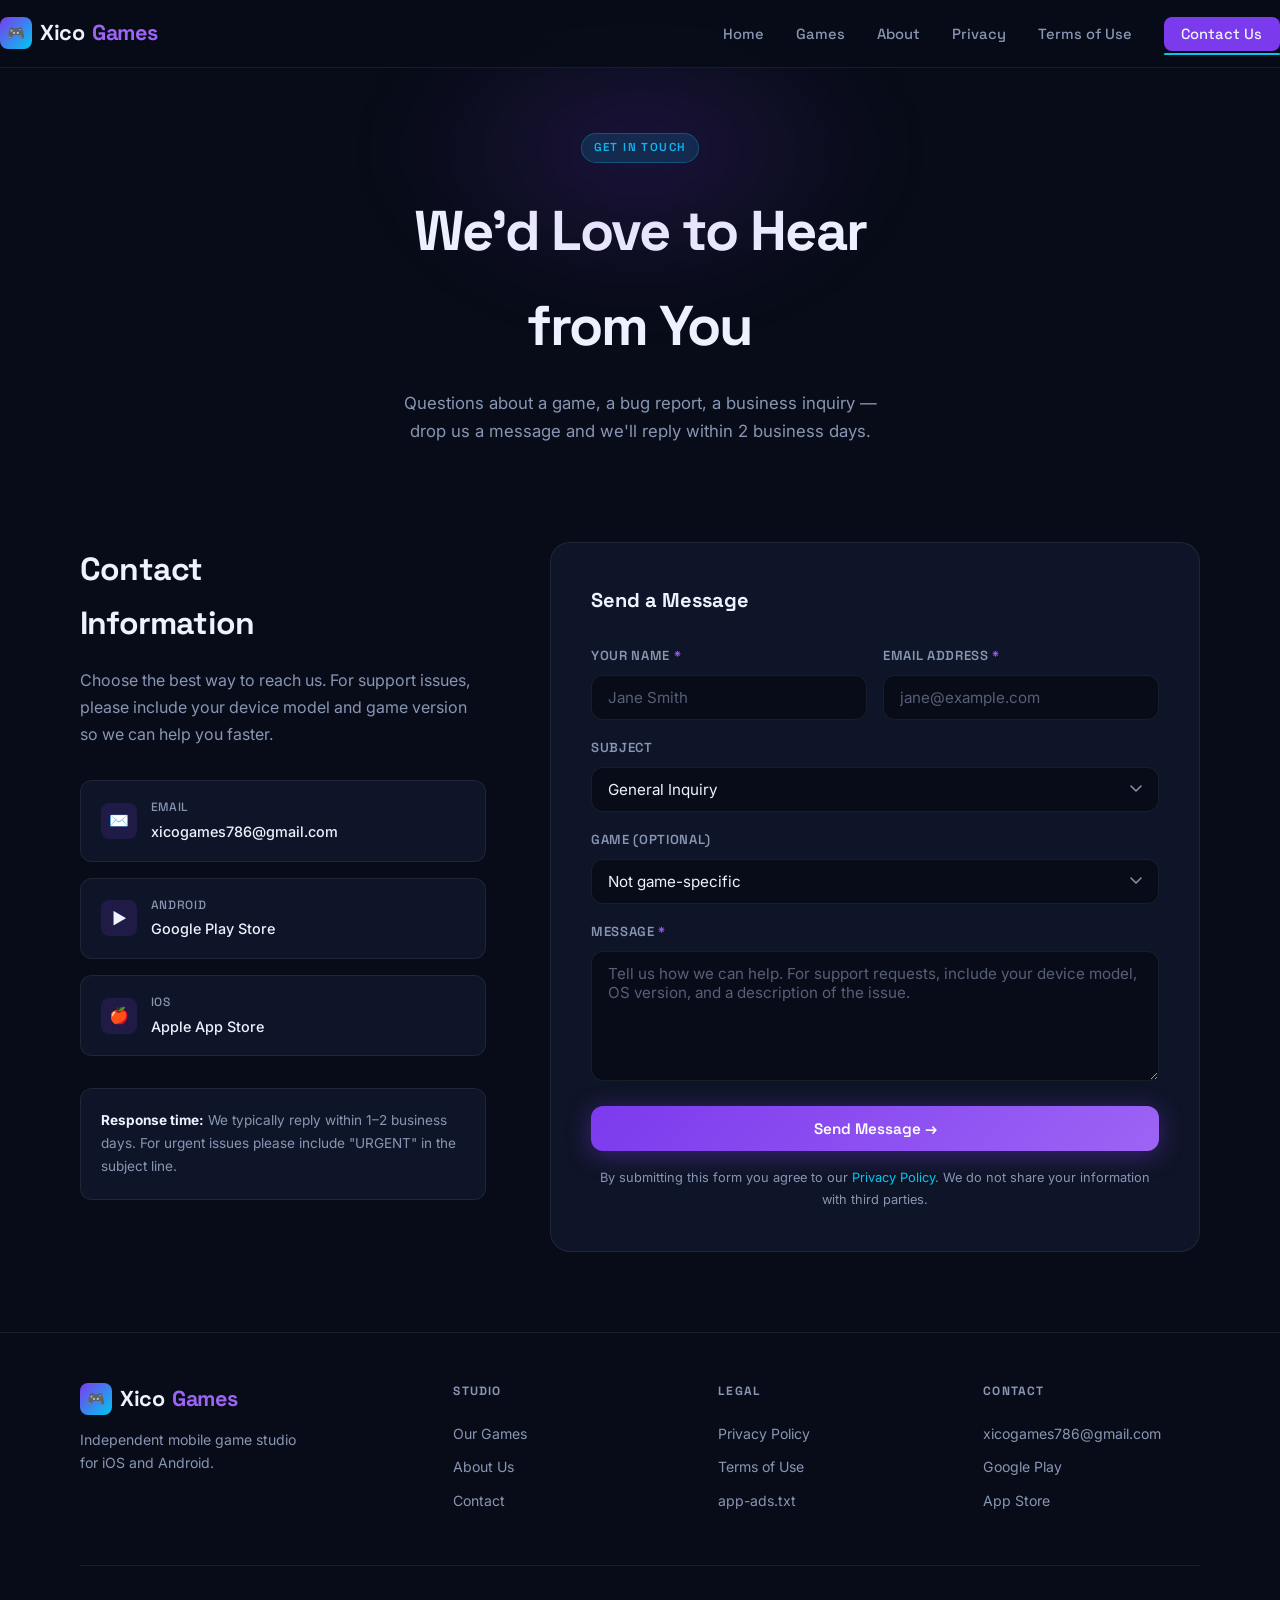
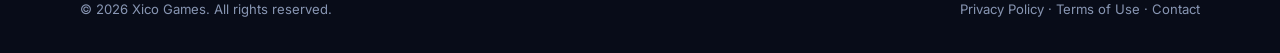
<file: contact.html>
<!DOCTYPE html>
<html lang="en">
<head>
  <meta charset="UTF-8" />
  <meta name="viewport" content="width=device-width, initial-scale=1.0" />
  <meta http-equiv="X-UA-Compatible" content="IE=edge" />

  <!-- SEO -->
  <title>Contact Us — Xico Games</title>
  <meta name="description" content="Get in touch with the Xico Games team. We'd love to hear from you — whether it's a question about our games, a support request, or a business inquiry." />
  <meta name="robots" content="index, follow" />
  <link rel="canonical" href="https://xicogames.github.io/contact.html" />

  <!-- Open Graph -->
  <meta property="og:type" content="website" />
  <meta property="og:title" content="Contact Us — Xico Games" />
  <meta property="og:description" content="Get in touch with the Xico Games team." />
  <meta property="og:url" content="https://xicogames.github.io/contact.html" />

  <!-- Favicon -->
  <link rel="icon" type="image/svg+xml" href="data:image/svg+xml,<svg xmlns='http://www.w3.org/2000/svg' viewBox='0 0 32 32'><rect width='32' height='32' rx='8' fill='%237C3AED'/><text x='50%25' y='54%25' dominant-baseline='middle' text-anchor='middle' font-size='18' fill='white'>🎮</text></svg>" />

  <link rel="stylesheet" href="css/style.css" />
</head>
<body>

  <!-- ══ Navigation ══ -->
  <nav class="site-nav" role="navigation" aria-label="Main navigation">
    <div class="container nav-inner">
      <a href="index.html" class="nav-logo" aria-label="Xico Games home">
        <span class="nav-logo-icon" aria-hidden="true">🎮</span>
        Xico<span>Games</span>
      </a>

      <ul class="nav-links" role="list">
        <li><a href="index.html">Home</a></li>
        <li><a href="index.html#games">Games</a></li>
        <li><a href="index.html#about">About</a></li>
        <li><a href="privacy-policy.html">Privacy</a></li>
        <li><a href="terms-of-use.html">Terms of Use</a></li>
        <li><a href="contact.html" class="nav-cta active">Contact Us</a></li>
      </ul>

      <button class="hamburger" aria-label="Toggle menu" aria-expanded="false" aria-controls="nav-drawer">
        <span></span><span></span><span></span>
      </button>
    </div>
  </nav>

  <!-- Mobile drawer -->
  <div class="nav-drawer" id="nav-drawer" role="navigation" aria-label="Mobile navigation">
    <a href="index.html">🏠 Home</a>
    <a href="index.html#games">🎮 Games</a>
    <a href="index.html#about">✨ About</a>
    <a href="privacy-policy.html">🔒 Privacy Policy</a>
    <a href="terms-of-use.html">📄 Terms of Use</a>
    <a href="contact.html" class="active">✉️ Contact Us</a>
  </div>

  <main>

    <!-- ══ Page Header ══ -->
    <header class="page-header">
      <div class="container">
        <div class="badge">Get in Touch</div>
        <h1>We'd Love to Hear<br>from You</h1>
        <p>Questions about a game, a bug report, a business inquiry — drop us a message and we'll reply within 2 business days.</p>
      </div>
    </header>

    <!-- ══ Contact section ══ -->
    <section class="section" style="padding-top: 2rem;" aria-labelledby="contact-heading">
      <div class="container">
        <div class="contact-wrapper">

          <!-- Left column -->
          <div class="contact-info">
            <h2 id="contact-heading">Contact<br>Information</h2>
            <p>Choose the best way to reach us. For support issues, please include your device model and game version so we can help you faster.</p>

            <div class="contact-links">
              <a href="mailto:xicogames786@gmail.com" class="contact-link">
                <span class="contact-link-icon" aria-hidden="true">✉️</span>
                <div>
                  <div style="font-size:0.75rem;color:var(--text-muted);font-family:var(--font-display);text-transform:uppercase;letter-spacing:0.06em;margin-bottom:0.15rem;">Email</div>
                  xicogames786@gmail.com
                </div>
              </a>

              <a href="https://play.google.com/store" target="_blank" rel="noopener noreferrer" class="contact-link">
                <span class="contact-link-icon" aria-hidden="true">▶</span>
                <div>
                  <div style="font-size:0.75rem;color:var(--text-muted);font-family:var(--font-display);text-transform:uppercase;letter-spacing:0.06em;margin-bottom:0.15rem;">Android</div>
                  Google Play Store
                </div>
              </a>

              <a href="https://apps.apple.com" target="_blank" rel="noopener noreferrer" class="contact-link">
                <span class="contact-link-icon" aria-hidden="true">🍎</span>
                <div>
                  <div style="font-size:0.75rem;color:var(--text-muted);font-family:var(--font-display);text-transform:uppercase;letter-spacing:0.06em;margin-bottom:0.15rem;">iOS</div>
                  Apple App Store
                </div>
              </a>
            </div>

            <div style="margin-top:2rem;padding:1.25rem;background:var(--bg-card);border:1px solid var(--border);border-radius:var(--radius);">
              <p style="font-size:0.85rem;color:var(--text-muted);margin:0;">
                <strong style="color:var(--text);">Response time:</strong> We typically reply within 1–2 business days. For urgent issues please include "URGENT" in the subject line.
              </p>
            </div>
          </div>

          <!-- Right column — form -->
          <div class="contact-form-card">
            <h3>Send a Message</h3>

            <form id="contact-form" novalidate aria-label="Contact form">
              <div class="form-row">
                <div class="form-group">
                  <label for="name">Your Name <span aria-hidden="true" style="color:var(--purple-light)">*</span></label>
                  <input
                    type="text"
                    id="name"
                    name="name"
                    placeholder="Jane Smith"
                    required
                    autocomplete="name"
                    aria-required="true"
                  />
                </div>
                <div class="form-group">
                  <label for="email">Email Address <span aria-hidden="true" style="color:var(--purple-light)">*</span></label>
                  <input
                    type="email"
                    id="email"
                    name="email"
                    placeholder="jane@example.com"
                    required
                    autocomplete="email"
                    aria-required="true"
                  />
                </div>
              </div>

              <div class="form-group">
                <label for="subject">Subject</label>
                <select id="subject" name="subject">
                  <option value="General Inquiry">General Inquiry</option>
                  <option value="Game Support">Game Support / Bug Report</option>
                  <option value="Privacy Request">Privacy / Data Request</option>
                  <option value="Business Inquiry">Business / Partnership</option>
                  <option value="Press Inquiry">Press / Media</option>
                  <option value="Other">Other</option>
                </select>
              </div>

              <div class="form-group">
                <label for="game">Game (Optional)</label>
                <select id="game" name="game">
                  <option value="N/A">Not game-specific</option>
                  <option value="Stellar Rush">Stellar Rush</option>
                  <option value="Deep Drift">Deep Drift</option>
                  <option value="Grove Keeper">Grove Keeper</option>
                </select>
              </div>

              <div class="form-group">
                <label for="message">Message <span aria-hidden="true" style="color:var(--purple-light)">*</span></label>
                <textarea
                  id="message"
                  name="message"
                  placeholder="Tell us how we can help. For support requests, include your device model, OS version, and a description of the issue."
                  required
                  aria-required="true"
                ></textarea>
              </div>

              <button type="submit" class="btn btn-primary btn-full">
                Send Message →
              </button>

              <p class="form-note">
                By submitting this form you agree to our
                <a href="privacy-policy.html">Privacy Policy</a>.
                We do not share your information with third parties.
              </p>
            </form>

            <!-- Success state (shown after submit) -->
            <div id="form-success" role="alert">
              <div style="font-size:2.5rem;margin-bottom:1rem;">✅</div>
              <div style="font-size:1.2rem;margin-bottom:0.5rem;">Message sent!</div>
              <p style="color:var(--text-muted);font-size:0.9rem;font-family:var(--font-body);font-weight:400;">
                Your email client should open now. We'll reply within 1–2 business days.
              </p>
            </div>
          </div>

        </div>
      </div>
    </section>

  </main>

  <!-- ══ Footer ══ -->
  <footer class="site-footer">
    <div class="container">
      <div class="footer-inner">
        <div class="footer-brand">
          <a href="index.html" class="nav-logo" aria-label="Xico Games">
            <span class="nav-logo-icon" aria-hidden="true">🎮</span>
            Xico<span>Games</span>
          </a>
          <p>Independent mobile game studio for iOS and Android.</p>
        </div>
        <div class="footer-col">
          <h5>Studio</h5>
          <a href="index.html#games">Our Games</a>
          <a href="index.html#about">About Us</a>
          <a href="contact.html">Contact</a>
        </div>
        <div class="footer-col">
          <h5>Legal</h5>
          <a href="privacy-policy.html">Privacy Policy</a>
          <a href="terms-of-use.html">Terms of Use</a>
          <a href="app-ads.txt">app-ads.txt</a>
        </div>
        <div class="footer-col">
          <h5>Contact</h5>
          <a href="mailto:xicogames786@gmail.com">xicogames786@gmail.com</a>
          <a href="https://play.google.com/store" target="_blank" rel="noopener noreferrer">Google Play</a>
          <a href="https://apps.apple.com" target="_blank" rel="noopener noreferrer">App Store</a>
        </div>
      </div>
      <div class="footer-bottom">
        <span>© <span class="current-year"></span> Xico Games. All rights reserved.</span>
        <span>
          <a href="privacy-policy.html">Privacy Policy</a> ·
          <a href="terms-of-use.html">Terms of Use</a> ·
          <a href="contact.html">Contact</a>
        </span>
      </div>
    </div>
  </footer>

  <script src="js/main.js"></script>
</body>
</html>
</file>
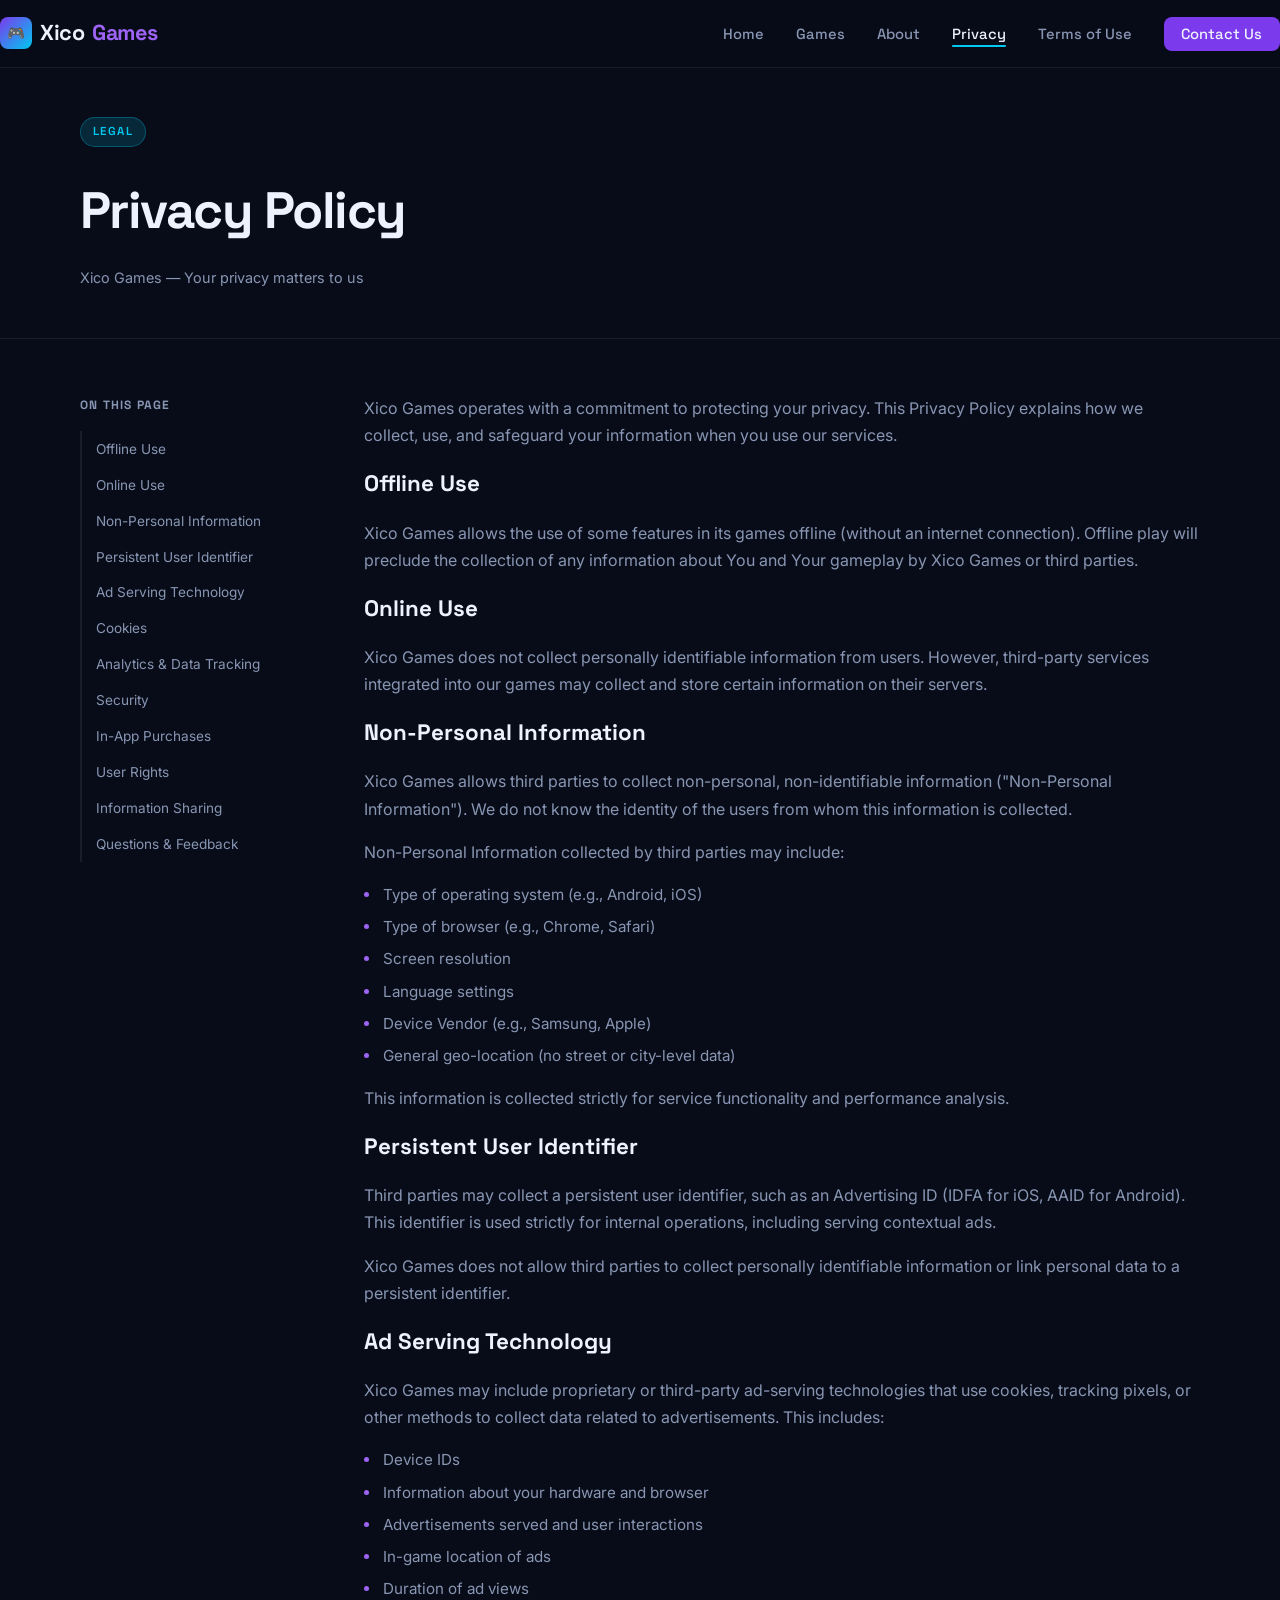
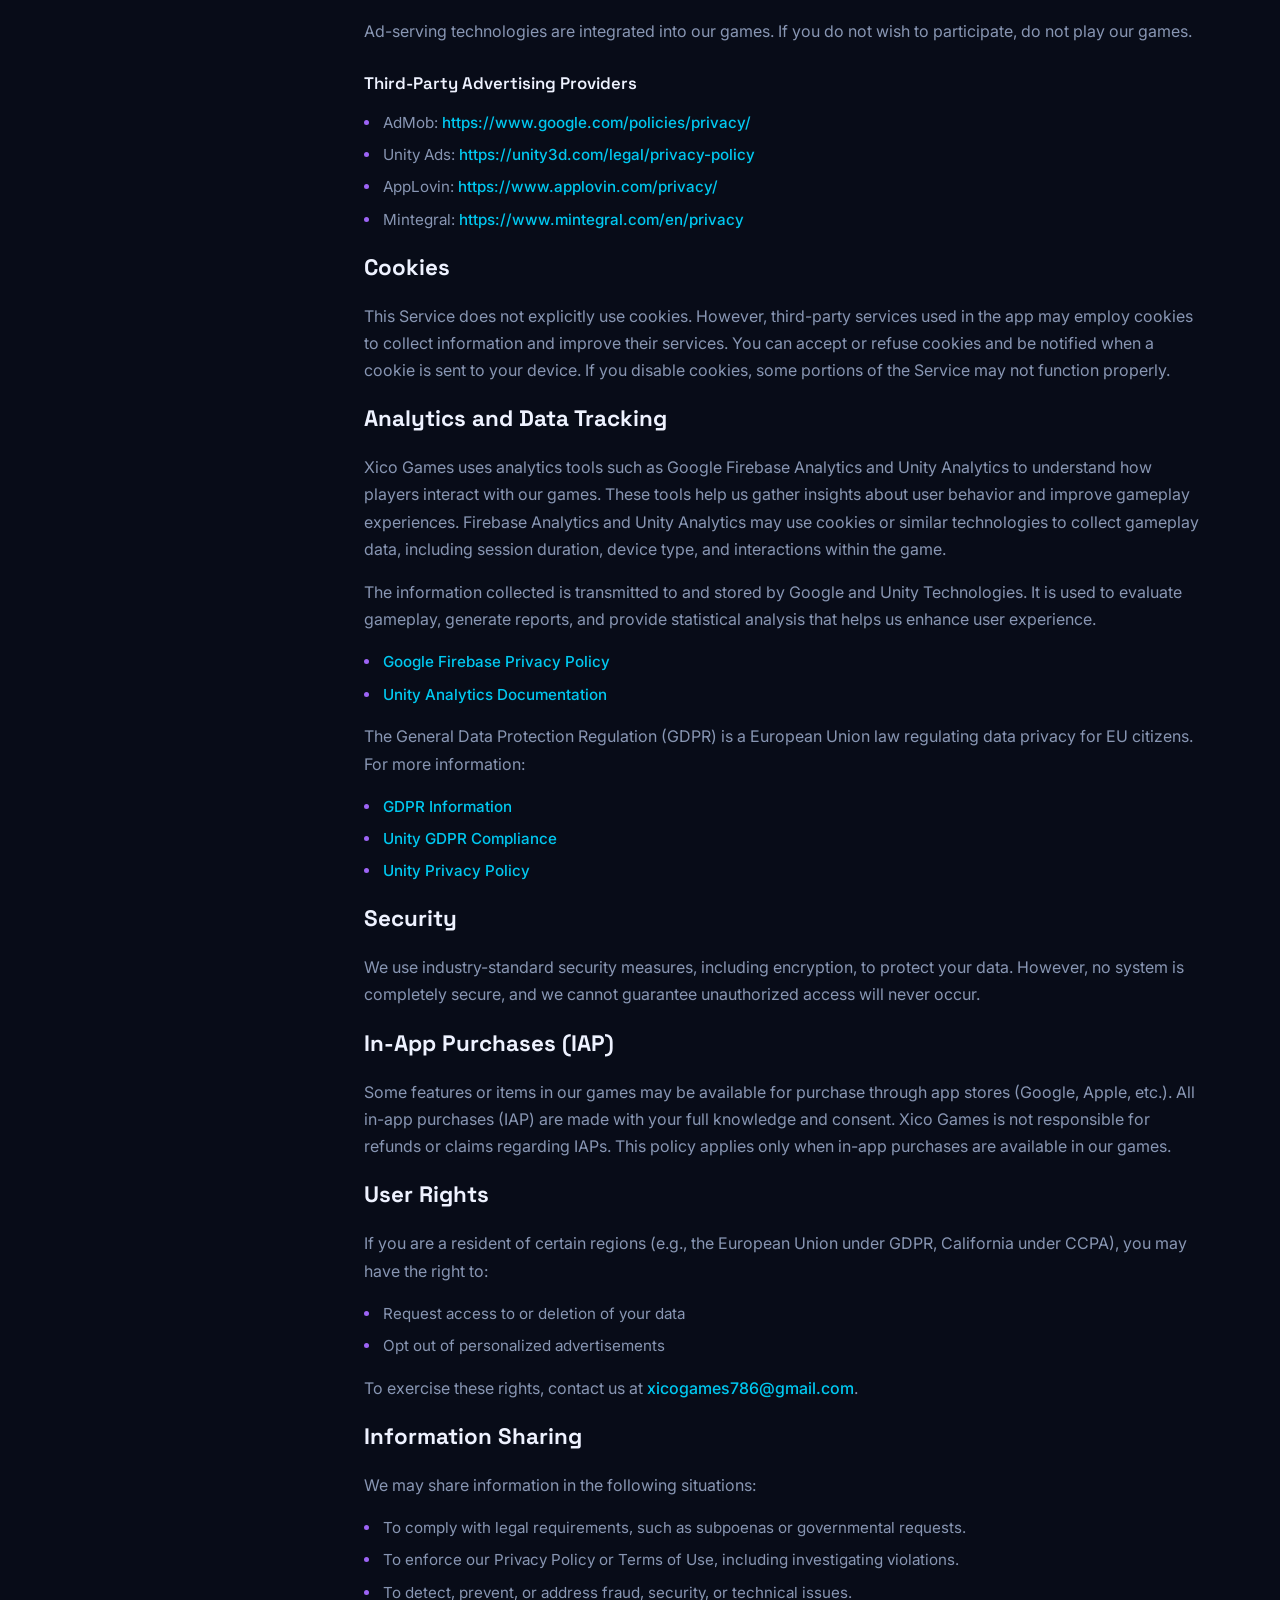
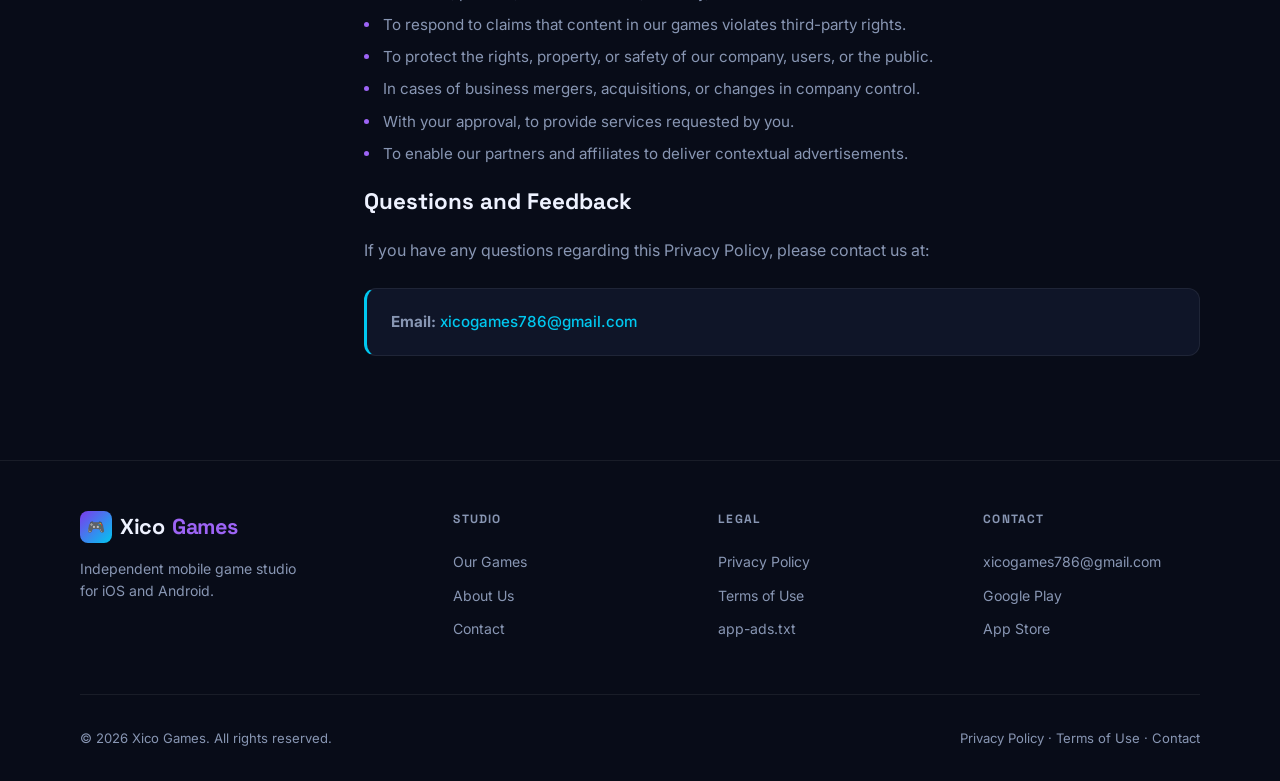
<file: privacy-policy.html>
<!DOCTYPE html>
<html lang="en">
<head>
  <meta charset="UTF-8" />
  <meta name="viewport" content="width=device-width, initial-scale=1.0" />
  <meta http-equiv="X-UA-Compatible" content="IE=edge" />
  <title>Privacy Policy — Xico Games</title>
  <meta name="description" content="Privacy Policy for Xico Games mobile applications. Learn how we collect, use, and protect your data." />
  <meta name="robots" content="index, follow" />
  <link rel="canonical" href="https://xicogames.github.io/privacy-policy.html" />
  <meta property="og:type" content="website" />
  <meta property="og:title" content="Privacy Policy — Xico Games" />
  <meta property="og:description" content="Privacy Policy for Xico Games mobile applications." />
  <meta property="og:url" content="https://xicogames.github.io/privacy-policy.html" />
  <link rel="icon" type="image/svg+xml" href="data:image/svg+xml,<svg xmlns='http://www.w3.org/2000/svg' viewBox='0 0 32 32'><rect width='32' height='32' rx='8' fill='%237C3AED'/><text x='50%25' y='54%25' dominant-baseline='middle' text-anchor='middle' font-size='18' fill='white'>🎮</text></svg>" />
  <link rel="stylesheet" href="css/style.css" />
</head>
<body>

  <nav class="site-nav" role="navigation" aria-label="Main navigation">
    <div class="container nav-inner">
      <a href="index.html" class="nav-logo" aria-label="Xico Games home">
        <span class="nav-logo-icon" aria-hidden="true">🎮</span>
        Xico<span>Games</span>
      </a>
      <ul class="nav-links" role="list">
        <li><a href="index.html">Home</a></li>
        <li><a href="index.html#games">Games</a></li>
        <li><a href="index.html#about">About</a></li>
        <li><a href="privacy-policy.html" class="active">Privacy</a></li>
        <li><a href="terms-of-use.html">Terms of Use</a></li>
        <li><a href="contact.html" class="nav-cta">Contact Us</a></li>
      </ul>
      <button class="hamburger" aria-label="Toggle menu" aria-expanded="false" aria-controls="nav-drawer">
        <span></span><span></span><span></span>
      </button>
    </div>
  </nav>

  <div class="nav-drawer" id="nav-drawer" role="navigation" aria-label="Mobile navigation">
    <a href="index.html">🏠 Home</a>
    <a href="index.html#games">🎮 Games</a>
    <a href="index.html#about">✨ About</a>
    <a href="privacy-policy.html" class="active">🔒 Privacy Policy</a>
    <a href="terms-of-use.html">📄 Terms of Use</a>
    <a href="contact.html">✉️ Contact Us</a>
  </div>

  <main>

    <section class="policy-hero">
      <div class="container">
        <div class="badge">Legal</div>
        <h1>Privacy Policy</h1>
        <p class="policy-meta">Xico Games — Your privacy matters to us</p>
      </div>
    </section>

    <div class="container">
      <div class="policy-layout">

        <aside class="policy-toc" aria-label="Policy table of contents">
          <h4>On This Page</h4>
          <a href="#offline-use">Offline Use</a>
          <a href="#online-use">Online Use</a>
          <a href="#non-personal">Non-Personal Information</a>
          <a href="#persistent-id">Persistent User Identifier</a>
          <a href="#ad-serving">Ad Serving Technology</a>
          <a href="#cookies">Cookies</a>
          <a href="#analytics">Analytics &amp; Data Tracking</a>
          <a href="#security">Security</a>
          <a href="#iap">In-App Purchases</a>
          <a href="#user-rights">User Rights</a>
          <a href="#info-sharing">Information Sharing</a>
          <a href="#questions">Questions &amp; Feedback</a>
        </aside>

        <article class="policy-content">

          <section>
            <p>Xico Games operates with a commitment to protecting your privacy. This Privacy Policy explains how we collect, use, and safeguard your information when you use our services.</p>
          </section>

          <section id="offline-use">
            <h2>Offline Use</h2>
            <p>Xico Games allows the use of some features in its games offline (without an internet connection). Offline play will preclude the collection of any information about You and Your gameplay by Xico Games or third parties.</p>
          </section>

          <section id="online-use">
            <h2>Online Use</h2>
            <p>Xico Games does not collect personally identifiable information from users. However, third-party services integrated into our games may collect and store certain information on their servers.</p>
          </section>

          <section id="non-personal">
            <h2>Non-Personal Information</h2>
            <p>Xico Games allows third parties to collect non-personal, non-identifiable information ("Non-Personal Information"). We do not know the identity of the users from whom this information is collected.</p>
            <p>Non-Personal Information collected by third parties may include:</p>
            <ul>
              <li>Type of operating system (e.g., Android, iOS)</li>
              <li>Type of browser (e.g., Chrome, Safari)</li>
              <li>Screen resolution</li>
              <li>Language settings</li>
              <li>Device Vendor (e.g., Samsung, Apple)</li>
              <li>General geo-location (no street or city-level data)</li>
            </ul>
            <p>This information is collected strictly for service functionality and performance analysis.</p>
          </section>

          <section id="persistent-id">
            <h2>Persistent User Identifier</h2>
            <p>Third parties may collect a persistent user identifier, such as an Advertising ID (IDFA for iOS, AAID for Android). This identifier is used strictly for internal operations, including serving contextual ads.</p>
            <p>Xico Games does not allow third parties to collect personally identifiable information or link personal data to a persistent identifier.</p>
          </section>

          <section id="ad-serving">
            <h2>Ad Serving Technology</h2>
            <p>Xico Games may include proprietary or third-party ad-serving technologies that use cookies, tracking pixels, or other methods to collect data related to advertisements. This includes:</p>
            <ul>
              <li>Device IDs</li>
              <li>Information about your hardware and browser</li>
              <li>Advertisements served and user interactions</li>
              <li>In-game location of ads</li>
              <li>Duration of ad views</li>
            </ul>
            <p>Ad-serving technologies are integrated into our games. If you do not wish to participate, do not play our games.</p>

            <h3>Third-Party Advertising Providers</h3>
            <ul>
              <li>AdMob: <a href="https://www.google.com/policies/privacy/" target="_blank" rel="noopener noreferrer">https://www.google.com/policies/privacy/</a></li>
              <li>Unity Ads: <a href="https://unity3d.com/legal/privacy-policy" target="_blank" rel="noopener noreferrer">https://unity3d.com/legal/privacy-policy</a></li>
              <li>AppLovin: <a href="https://www.applovin.com/privacy/" target="_blank" rel="noopener noreferrer">https://www.applovin.com/privacy/</a></li>
              <li>Mintegral: <a href="https://www.mintegral.com/en/privacy" target="_blank" rel="noopener noreferrer">https://www.mintegral.com/en/privacy</a></li>
            </ul>
          </section>

          <section id="cookies">
            <h2>Cookies</h2>
            <p>This Service does not explicitly use cookies. However, third-party services used in the app may employ cookies to collect information and improve their services. You can accept or refuse cookies and be notified when a cookie is sent to your device. If you disable cookies, some portions of the Service may not function properly.</p>
          </section>

          <section id="analytics">
            <h2>Analytics and Data Tracking</h2>
            <p>Xico Games uses analytics tools such as Google Firebase Analytics and Unity Analytics to understand how players interact with our games. These tools help us gather insights about user behavior and improve gameplay experiences. Firebase Analytics and Unity Analytics may use cookies or similar technologies to collect gameplay data, including session duration, device type, and interactions within the game.</p>
            <p>The information collected is transmitted to and stored by Google and Unity Technologies. It is used to evaluate gameplay, generate reports, and provide statistical analysis that helps us enhance user experience.</p>
            <ul>
              <li><a href="https://firebase.google.com/support/privacy/" target="_blank" rel="noopener noreferrer">Google Firebase Privacy Policy</a></li>
              <li><a href="https://docs.unity3d.com/Manual/UnityAnalytics.html" target="_blank" rel="noopener noreferrer">Unity Analytics Documentation</a></li>
            </ul>
            <p>The General Data Protection Regulation (GDPR) is a European Union law regulating data privacy for EU citizens. For more information:</p>
            <ul>
              <li><a href="https://www.eugdpr.org" target="_blank" rel="noopener noreferrer">GDPR Information</a></li>
              <li><a href="https://unity3d.com/legal/gdpr" target="_blank" rel="noopener noreferrer">Unity GDPR Compliance</a></li>
              <li><a href="https://unity3d.com/legal/privacy-policy" target="_blank" rel="noopener noreferrer">Unity Privacy Policy</a></li>
            </ul>
          </section>

          <section id="security">
            <h2>Security</h2>
            <p>We use industry-standard security measures, including encryption, to protect your data. However, no system is completely secure, and we cannot guarantee unauthorized access will never occur.</p>
          </section>

          <section id="iap">
            <h2>In-App Purchases (IAP)</h2>
            <p>Some features or items in our games may be available for purchase through app stores (Google, Apple, etc.). All in-app purchases (IAP) are made with your full knowledge and consent. Xico Games is not responsible for refunds or claims regarding IAPs. This policy applies only when in-app purchases are available in our games.</p>
          </section>

          <section id="user-rights">
            <h2>User Rights</h2>
            <p>If you are a resident of certain regions (e.g., the European Union under GDPR, California under CCPA), you may have the right to:</p>
            <ul>
              <li>Request access to or deletion of your data</li>
              <li>Opt out of personalized advertisements</li>
            </ul>
            <p>To exercise these rights, contact us at <a href="mailto:xicogames786@gmail.com">xicogames786@gmail.com</a>.</p>
          </section>

          <section id="info-sharing">
            <h2>Information Sharing</h2>
            <p>We may share information in the following situations:</p>
            <ul>
              <li>To comply with legal requirements, such as subpoenas or governmental requests.</li>
              <li>To enforce our Privacy Policy or Terms of Use, including investigating violations.</li>
              <li>To detect, prevent, or address fraud, security, or technical issues.</li>
              <li>To respond to claims that content in our games violates third-party rights.</li>
              <li>To protect the rights, property, or safety of our company, users, or the public.</li>
              <li>In cases of business mergers, acquisitions, or changes in company control.</li>
              <li>With your approval, to provide services requested by you.</li>
              <li>To enable our partners and affiliates to deliver contextual advertisements.</li>
            </ul>
          </section>

          <section id="questions">
            <h2>Questions and Feedback</h2>
            <p>If you have any questions regarding this Privacy Policy, please contact us at:</p>
            <div class="policy-highlight">
              <p><strong>Email:</strong> <a href="mailto:xicogames786@gmail.com">xicogames786@gmail.com</a></p>
            </div>
          </section>

        </article>
      </div>
    </div>

  </main>

  <footer class="site-footer">
    <div class="container">
      <div class="footer-inner">
        <div class="footer-brand">
          <a href="index.html" class="nav-logo" aria-label="Xico Games">
            <span class="nav-logo-icon" aria-hidden="true">🎮</span>
            Xico<span>Games</span>
          </a>
          <p>Independent mobile game studio for iOS and Android.</p>
        </div>
        <div class="footer-col">
          <h5>Studio</h5>
          <a href="index.html#games">Our Games</a>
          <a href="index.html#about">About Us</a>
          <a href="contact.html">Contact</a>
        </div>
        <div class="footer-col">
          <h5>Legal</h5>
          <a href="privacy-policy.html">Privacy Policy</a>
          <a href="terms-of-use.html">Terms of Use</a>
          <a href="app-ads.txt">app-ads.txt</a>
        </div>
        <div class="footer-col">
          <h5>Contact</h5>
          <a href="mailto:xicogames786@gmail.com">xicogames786@gmail.com</a>
          <a href="https://play.google.com/store" target="_blank" rel="noopener noreferrer">Google Play</a>
          <a href="https://apps.apple.com" target="_blank" rel="noopener noreferrer">App Store</a>
        </div>
      </div>
      <div class="footer-bottom">
        <span>© <span class="current-year"></span> Xico Games. All rights reserved.</span>
        <span>
          <a href="privacy-policy.html">Privacy Policy</a> ·
          <a href="terms-of-use.html">Terms of Use</a> ·
          <a href="contact.html">Contact</a>
        </span>
      </div>
    </div>
  </footer>

  <script src="js/main.js"></script>
</body>
</html>
</file>
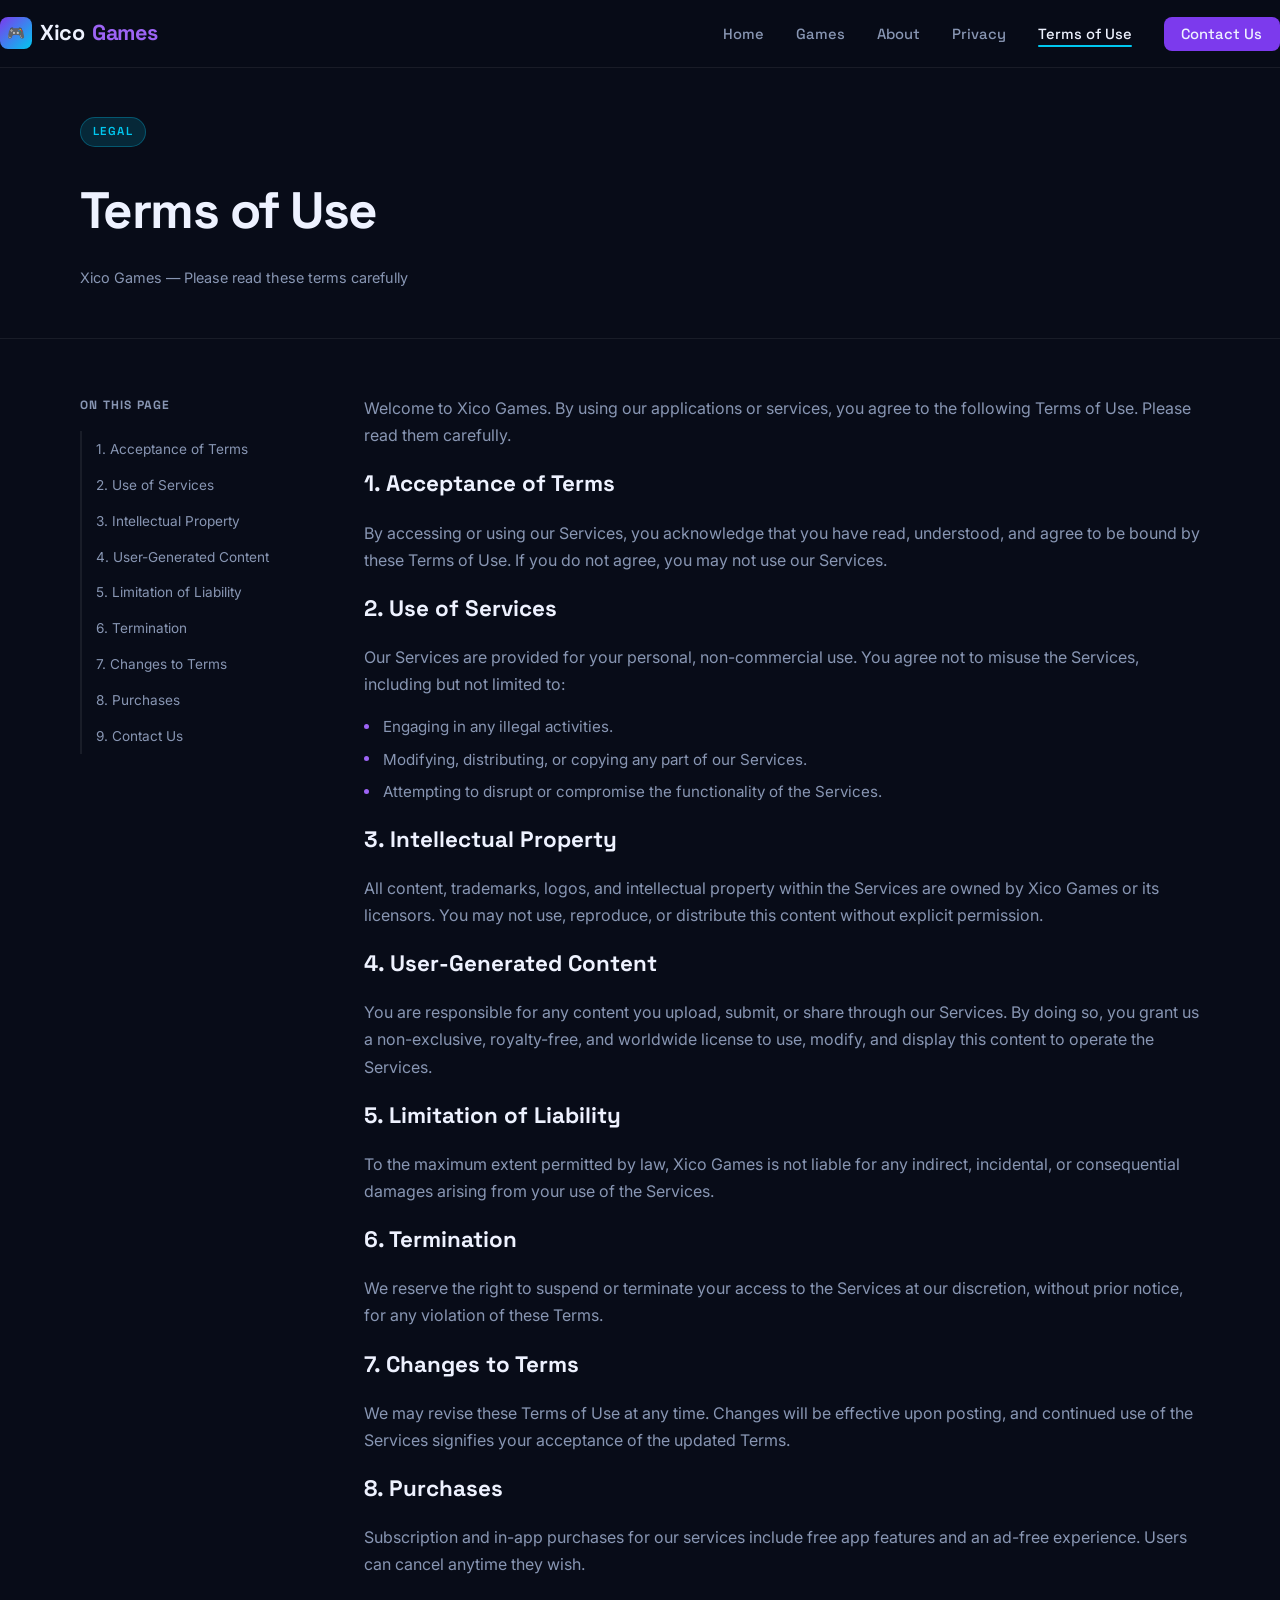
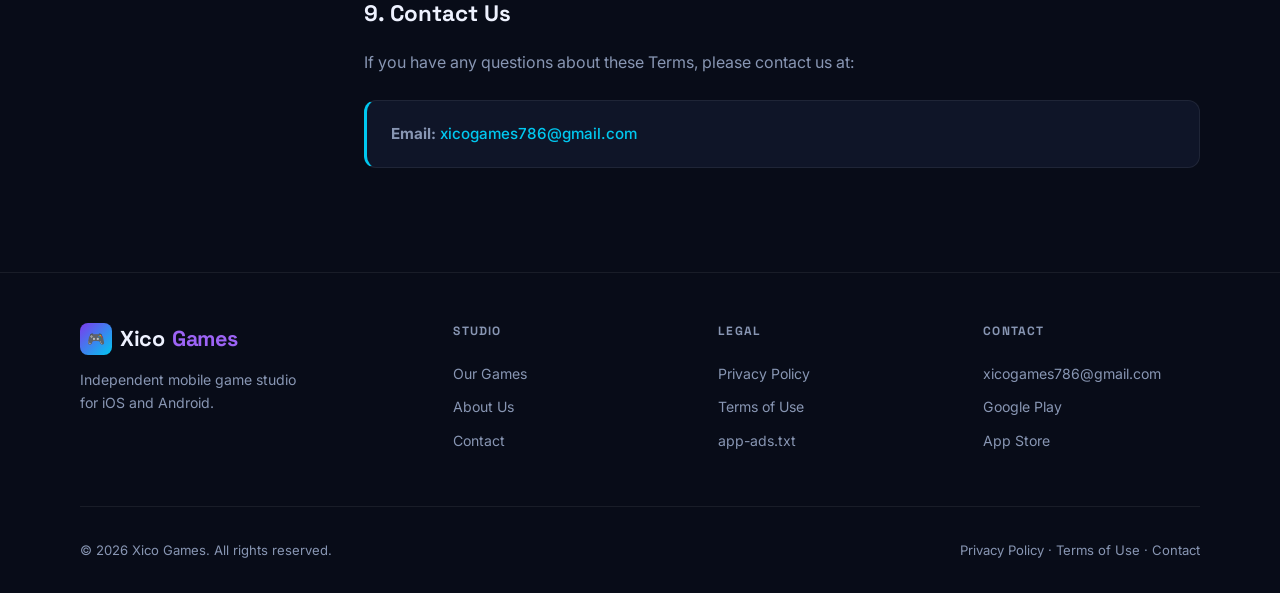
<file: terms-of-use.html>
<!DOCTYPE html>
<html lang="en">
<head>
  <meta charset="UTF-8" />
  <meta name="viewport" content="width=device-width, initial-scale=1.0" />
  <meta http-equiv="X-UA-Compatible" content="IE=edge" />
  <title>Terms of Use — Xico Games</title>
  <meta name="description" content="Terms of Use for Xico Games mobile applications and services." />
  <meta name="robots" content="index, follow" />
  <link rel="canonical" href="https://xicogames.github.io/terms-of-use.html" />
  <meta property="og:type" content="website" />
  <meta property="og:title" content="Terms of Use — Xico Games" />
  <meta property="og:description" content="Terms of Use for Xico Games mobile applications and services." />
  <meta property="og:url" content="https://xicogames.github.io/terms-of-use.html" />
  <link rel="icon" type="image/svg+xml" href="data:image/svg+xml,<svg xmlns='http://www.w3.org/2000/svg' viewBox='0 0 32 32'><rect width='32' height='32' rx='8' fill='%237C3AED'/><text x='50%25' y='54%25' dominant-baseline='middle' text-anchor='middle' font-size='18' fill='white'>🎮</text></svg>" />
  <link rel="stylesheet" href="css/style.css" />
</head>
<body>

  <nav class="site-nav" role="navigation" aria-label="Main navigation">
    <div class="container nav-inner">
      <a href="index.html" class="nav-logo" aria-label="Xico Games home">
        <span class="nav-logo-icon" aria-hidden="true">🎮</span>
        Xico<span>Games</span>
      </a>
      <ul class="nav-links" role="list">
        <li><a href="index.html">Home</a></li>
        <li><a href="index.html#games">Games</a></li>
        <li><a href="index.html#about">About</a></li>
        <li><a href="privacy-policy.html">Privacy</a></li>
        <li><a href="terms-of-use.html" class="active">Terms of Use</a></li>
        <li><a href="contact.html" class="nav-cta">Contact Us</a></li>
      </ul>
      <button class="hamburger" aria-label="Toggle menu" aria-expanded="false" aria-controls="nav-drawer">
        <span></span><span></span><span></span>
      </button>
    </div>
  </nav>

  <div class="nav-drawer" id="nav-drawer" role="navigation" aria-label="Mobile navigation">
    <a href="index.html">🏠 Home</a>
    <a href="index.html#games">🎮 Games</a>
    <a href="index.html#about">✨ About</a>
    <a href="privacy-policy.html">🔒 Privacy Policy</a>
    <a href="terms-of-use.html" class="active">📄 Terms of Use</a>
    <a href="contact.html">✉️ Contact Us</a>
  </div>

  <main>

    <section class="policy-hero">
      <div class="container">
        <div class="badge">Legal</div>
        <h1>Terms of Use</h1>
        <p class="policy-meta">Xico Games — Please read these terms carefully</p>
      </div>
    </section>

    <div class="container">
      <div class="policy-layout">

        <aside class="policy-toc" aria-label="Terms table of contents">
          <h4>On This Page</h4>
          <a href="#acceptance">1. Acceptance of Terms</a>
          <a href="#use-of-services">2. Use of Services</a>
          <a href="#intellectual-property">3. Intellectual Property</a>
          <a href="#user-content">4. User-Generated Content</a>
          <a href="#liability">5. Limitation of Liability</a>
          <a href="#termination">6. Termination</a>
          <a href="#changes">7. Changes to Terms</a>
          <a href="#purchases">8. Purchases</a>
          <a href="#contact">9. Contact Us</a>
        </aside>

        <article class="policy-content">

          <section>
            <p>Welcome to Xico Games. By using our applications or services, you agree to the following Terms of Use. Please read them carefully.</p>
          </section>

          <section id="acceptance">
            <h2>1. Acceptance of Terms</h2>
            <p>By accessing or using our Services, you acknowledge that you have read, understood, and agree to be bound by these Terms of Use. If you do not agree, you may not use our Services.</p>
          </section>

          <section id="use-of-services">
            <h2>2. Use of Services</h2>
            <p>Our Services are provided for your personal, non-commercial use. You agree not to misuse the Services, including but not limited to:</p>
            <ul>
              <li>Engaging in any illegal activities.</li>
              <li>Modifying, distributing, or copying any part of our Services.</li>
              <li>Attempting to disrupt or compromise the functionality of the Services.</li>
            </ul>
          </section>

          <section id="intellectual-property">
            <h2>3. Intellectual Property</h2>
            <p>All content, trademarks, logos, and intellectual property within the Services are owned by Xico Games or its licensors. You may not use, reproduce, or distribute this content without explicit permission.</p>
          </section>

          <section id="user-content">
            <h2>4. User-Generated Content</h2>
            <p>You are responsible for any content you upload, submit, or share through our Services. By doing so, you grant us a non-exclusive, royalty-free, and worldwide license to use, modify, and display this content to operate the Services.</p>
          </section>

          <section id="liability">
            <h2>5. Limitation of Liability</h2>
            <p>To the maximum extent permitted by law, Xico Games is not liable for any indirect, incidental, or consequential damages arising from your use of the Services.</p>
          </section>

          <section id="termination">
            <h2>6. Termination</h2>
            <p>We reserve the right to suspend or terminate your access to the Services at our discretion, without prior notice, for any violation of these Terms.</p>
          </section>

          <section id="changes">
            <h2>7. Changes to Terms</h2>
            <p>We may revise these Terms of Use at any time. Changes will be effective upon posting, and continued use of the Services signifies your acceptance of the updated Terms.</p>
          </section>

          <section id="purchases">
            <h2>8. Purchases</h2>
            <p>Subscription and in-app purchases for our services include free app features and an ad-free experience. Users can cancel anytime they wish.</p>
          </section>

          <section id="contact">
            <h2>9. Contact Us</h2>
            <p>If you have any questions about these Terms, please contact us at:</p>
            <div class="policy-highlight">
              <p><strong>Email:</strong> <a href="mailto:xicogames786@gmail.com">xicogames786@gmail.com</a></p>
            </div>
          </section>

        </article>
      </div>
    </div>

  </main>

  <footer class="site-footer">
    <div class="container">
      <div class="footer-inner">
        <div class="footer-brand">
          <a href="index.html" class="nav-logo" aria-label="Xico Games">
            <span class="nav-logo-icon" aria-hidden="true">🎮</span>
            Xico<span>Games</span>
          </a>
          <p>Independent mobile game studio for iOS and Android.</p>
        </div>
        <div class="footer-col">
          <h5>Studio</h5>
          <a href="index.html#games">Our Games</a>
          <a href="index.html#about">About Us</a>
          <a href="contact.html">Contact</a>
        </div>
        <div class="footer-col">
          <h5>Legal</h5>
          <a href="privacy-policy.html">Privacy Policy</a>
          <a href="terms-of-use.html">Terms of Use</a>
          <a href="app-ads.txt">app-ads.txt</a>
        </div>
        <div class="footer-col">
          <h5>Contact</h5>
          <a href="mailto:xicogames786@gmail.com">xicogames786@gmail.com</a>
          <a href="https://play.google.com/store" target="_blank" rel="noopener noreferrer">Google Play</a>
          <a href="https://apps.apple.com" target="_blank" rel="noopener noreferrer">App Store</a>
        </div>
      </div>
      <div class="footer-bottom">
        <span>© <span class="current-year"></span> Xico Games. All rights reserved.</span>
        <span>
          <a href="privacy-policy.html">Privacy Policy</a> ·
          <a href="terms-of-use.html">Terms of Use</a> ·
          <a href="contact.html">Contact</a>
        </span>
      </div>
    </div>
  </footer>

  <script src="js/main.js"></script>
</body>
</html>
</file>
<file: css/style.css>
/* =========================================
   XICO GAMES — Global Stylesheet
   Design: dark space theme, violet × cyan
   ========================================= */

@import url('https://fonts.googleapis.com/css2?family=Space+Grotesk:wght@400;500;600;700&family=Inter:wght@400;500&display=swap');

/* ── Tokens ── */
:root {
  --bg:           #080C18;
  --bg-card:      #0F1528;
  --bg-nav:       rgba(8, 12, 24, 0.92);
  --purple:       #7C3AED;
  --purple-light: #9D64F5;
  --cyan:         #00C8F0;
  --cyan-soft:    rgba(0, 200, 240, 0.15);
  --glow-purple:  rgba(124, 58, 237, 0.35);
  --glow-cyan:    rgba(0, 200, 240, 0.25);
  --text:         #EEF2FF;
  --text-muted:   #8896B3;
  --border:       rgba(255, 255, 255, 0.07);
  --font-display: 'Space Grotesk', sans-serif;
  --font-body:    'Inter', sans-serif;
  --radius:       12px;
  --radius-lg:    20px;
  --nav-h:        68px;
}

/* ── Reset ── */
*, *::before, *::after { box-sizing: border-box; margin: 0; padding: 0; }
html { scroll-behavior: smooth; }
body {
  background: var(--bg);
  color: var(--text);
  font-family: var(--font-body);
  font-size: 16px;
  line-height: 1.7;
  -webkit-font-smoothing: antialiased;
  overflow-x: hidden;
}
img { display: block; max-width: 100%; }
a { color: var(--cyan); text-decoration: none; transition: color 0.2s; }
a:hover { color: var(--purple-light); }
ul { list-style: none; }

/* ── Utility ── */
.container {
  width: min(1120px, 100% - 2.5rem);
  margin-inline: auto;
}
.sr-only {
  position: absolute; width: 1px; height: 1px;
  padding: 0; margin: -1px; overflow: hidden;
  clip: rect(0,0,0,0); border: 0;
}
.badge {
  display: inline-block;
  font-family: var(--font-display);
  font-size: 0.72rem;
  font-weight: 600;
  letter-spacing: 0.12em;
  text-transform: uppercase;
  color: var(--cyan);
  background: var(--cyan-soft);
  border: 1px solid rgba(0, 200, 240, 0.3);
  padding: 0.25rem 0.75rem;
  border-radius: 999px;
  margin-bottom: 1.25rem;
}

/* ── Nav ── */
.site-nav {
  position: fixed;
  top: 0; left: 0; right: 0;
  z-index: 100;
  height: var(--nav-h);
  background: var(--bg-nav);
  backdrop-filter: blur(16px);
  -webkit-backdrop-filter: blur(16px);
  border-bottom: 1px solid var(--border);
  display: flex;
  align-items: center;
}
.nav-inner {
  display: flex;
  align-items: center;
  justify-content: space-between;
  width: 100%;
}
.nav-logo {
  font-family: var(--font-display);
  font-size: 1.35rem;
  font-weight: 700;
  color: var(--text);
  letter-spacing: -0.02em;
  display: flex;
  align-items: center;
  gap: 0.5rem;
}
.nav-logo span { color: var(--purple-light); }
.nav-logo-icon {
  width: 32px; height: 32px;
  background: linear-gradient(135deg, var(--purple), var(--cyan));
  border-radius: 8px;
  display: grid;
  place-items: center;
  font-size: 0.9rem;
}
.nav-links {
  display: flex;
  align-items: center;
  gap: 2rem;
}
.nav-links a {
  font-family: var(--font-display);
  font-size: 0.92rem;
  font-weight: 500;
  color: var(--text-muted);
  transition: color 0.2s;
}
.nav-links a:hover,
.nav-links a.active { color: var(--text); }
.nav-links a.active { position: relative; }
.nav-links a.active::after {
  content: '';
  position: absolute;
  bottom: -4px; left: 0; right: 0;
  height: 2px;
  background: var(--cyan);
  border-radius: 2px;
}
.nav-cta {
  font-family: var(--font-display);
  font-size: 0.85rem;
  font-weight: 600;
  color: var(--text) !important;
  background: var(--purple);
  padding: 0.5rem 1.1rem;
  border-radius: 8px;
  transition: background 0.2s, transform 0.15s !important;
}
.nav-cta:hover { background: var(--purple-light) !important; transform: translateY(-1px); }

/* Hamburger */
.hamburger {
  display: none;
  flex-direction: column;
  gap: 5px;
  cursor: pointer;
  background: none;
  border: none;
  padding: 6px;
}
.hamburger span {
  display: block;
  width: 24px; height: 2px;
  background: var(--text);
  border-radius: 2px;
  transition: all 0.25s;
}
.hamburger.open span:nth-child(1) { transform: translateY(7px) rotate(45deg); }
.hamburger.open span:nth-child(2) { opacity: 0; }
.hamburger.open span:nth-child(3) { transform: translateY(-7px) rotate(-45deg); }

/* Mobile nav drawer */
.nav-drawer {
  display: none;
  position: fixed;
  top: var(--nav-h); left: 0; right: 0;
  background: var(--bg-card);
  border-bottom: 1px solid var(--border);
  padding: 1.5rem;
  z-index: 99;
  flex-direction: column;
  gap: 0.25rem;
}
.nav-drawer.open { display: flex; }
.nav-drawer a {
  font-family: var(--font-display);
  font-weight: 500;
  color: var(--text-muted);
  padding: 0.75rem 0.5rem;
  border-bottom: 1px solid var(--border);
  transition: color 0.2s;
}
.nav-drawer a:last-child { border-bottom: none; }
.nav-drawer a:hover, .nav-drawer a.active { color: var(--text); }

/* ── Hero ── */
.hero {
  position: relative;
  min-height: 100svh;
  display: flex;
  align-items: center;
  justify-content: center;
  padding-top: var(--nav-h);
  overflow: hidden;
  text-align: center;
}
.hero-orb {
  position: absolute;
  top: 50%; left: 50%;
  transform: translate(-50%, -55%);
  width: 700px; height: 700px;
  border-radius: 50%;
  background: radial-gradient(
    circle,
    rgba(124, 58, 237, 0.22) 0%,
    rgba(0, 200, 240, 0.1) 45%,
    transparent 70%
  );
  filter: blur(60px);
  animation: orbPulse 6s ease-in-out infinite alternate;
  pointer-events: none;
}
@keyframes orbPulse {
  from { transform: translate(-50%, -55%) scale(1); opacity: 0.8; }
  to   { transform: translate(-50%, -55%) scale(1.15); opacity: 1; }
}
.hero-grid {
  position: absolute;
  inset: 0;
  background-image:
    linear-gradient(var(--border) 1px, transparent 1px),
    linear-gradient(90deg, var(--border) 1px, transparent 1px);
  background-size: 60px 60px;
  mask-image: radial-gradient(ellipse 80% 80% at 50% 40%, black 30%, transparent 80%);
  -webkit-mask-image: radial-gradient(ellipse 80% 80% at 50% 40%, black 30%, transparent 80%);
  pointer-events: none;
}
.hero-content {
  position: relative;
  z-index: 1;
  max-width: 780px;
  padding: 3rem 0;
}
.hero-title {
  font-family: var(--font-display);
  font-size: clamp(2.6rem, 7vw, 5.2rem);
  font-weight: 700;
  letter-spacing: -0.03em;
  line-height: 1.08;
  margin-bottom: 1.5rem;
}
.hero-title em {
  font-style: normal;
  background: linear-gradient(135deg, var(--purple-light) 0%, var(--cyan) 100%);
  -webkit-background-clip: text;
  -webkit-text-fill-color: transparent;
  background-clip: text;
}
.hero-sub {
  font-size: 1.15rem;
  color: var(--text-muted);
  max-width: 500px;
  margin-inline: auto;
  margin-bottom: 2.5rem;
}
.hero-actions {
  display: flex;
  gap: 1rem;
  justify-content: center;
  flex-wrap: wrap;
}
.btn {
  display: inline-flex;
  align-items: center;
  gap: 0.5rem;
  font-family: var(--font-display);
  font-size: 0.95rem;
  font-weight: 600;
  padding: 0.8rem 1.75rem;
  border-radius: var(--radius);
  transition: transform 0.18s, box-shadow 0.18s, background 0.18s;
  cursor: pointer;
  border: none;
}
.btn:hover { transform: translateY(-2px); }
.btn-primary {
  background: linear-gradient(135deg, var(--purple), var(--purple-light));
  color: #fff;
  box-shadow: 0 4px 24px rgba(124, 58, 237, 0.4);
}
.btn-primary:hover {
  box-shadow: 0 8px 32px rgba(124, 58, 237, 0.55);
  color: #fff;
}
.btn-outline {
  background: transparent;
  color: var(--text);
  border: 1.5px solid var(--border);
}
.btn-outline:hover { border-color: rgba(255,255,255,0.25); background: rgba(255,255,255,0.04); color: var(--text); }

/* ── Stats strip ── */
.stats {
  padding: 3.5rem 0;
  border-top: 1px solid var(--border);
  border-bottom: 1px solid var(--border);
}
.stats-grid {
  display: grid;
  grid-template-columns: repeat(3, 1fr);
  gap: 2rem;
  text-align: center;
}
.stat-number {
  font-family: var(--font-display);
  font-size: clamp(2rem, 4vw, 2.8rem);
  font-weight: 700;
  background: linear-gradient(135deg, var(--purple-light), var(--cyan));
  -webkit-background-clip: text;
  -webkit-text-fill-color: transparent;
  background-clip: text;
}
.stat-label {
  font-size: 0.88rem;
  color: var(--text-muted);
  font-weight: 500;
  margin-top: 0.25rem;
  letter-spacing: 0.04em;
}

/* ── Section titles ── */
.section { padding: 5rem 0; }
.section-header { text-align: center; margin-bottom: 3.5rem; }
.section-title {
  font-family: var(--font-display);
  font-size: clamp(1.8rem, 4vw, 2.6rem);
  font-weight: 700;
  letter-spacing: -0.025em;
  margin-bottom: 0.75rem;
}
.section-sub { color: var(--text-muted); max-width: 500px; margin-inline: auto; }

/* ── Games grid ── */
.games-grid {
  display: grid;
  grid-template-columns: repeat(auto-fill, minmax(300px, 1fr));
  gap: 1.5rem;
}
.game-card {
  background: var(--bg-card);
  border: 1px solid var(--border);
  border-radius: var(--radius-lg);
  overflow: hidden;
  transition: transform 0.22s, box-shadow 0.22s, border-color 0.22s;
}
.game-card:hover {
  transform: translateY(-4px);
  box-shadow: 0 12px 40px rgba(0, 0, 0, 0.5);
  border-color: rgba(124, 58, 237, 0.35);
}
.game-thumb {
  height: 180px;
  display: flex;
  align-items: center;
  justify-content: center;
  font-size: 4rem;
  position: relative;
  overflow: hidden;
}
.game-card:nth-child(1) .game-thumb { background: linear-gradient(135deg, #1a0533, #3b0b6b); }
.game-card:nth-child(2) .game-thumb { background: linear-gradient(135deg, #001a2e, #003d5c); }
.game-card:nth-child(3) .game-thumb { background: linear-gradient(135deg, #0d1f0d, #0d3b1f); }
.game-thumb img { border-radius: 16px; width: 96px; height: 96px; box-shadow: 0 8px 24px rgba(0,0,0,0.4); }
.game-body { padding: 1.4rem; }
.game-title {
  font-family: var(--font-display);
  font-weight: 700;
  font-size: 1.1rem;
  margin-bottom: 0.4rem;
}
.game-desc { color: var(--text-muted); font-size: 0.88rem; margin-bottom: 1rem; line-height: 1.6; }
.game-tags { display: flex; gap: 0.5rem; flex-wrap: wrap; }
.tag {
  font-size: 0.72rem;
  font-weight: 600;
  letter-spacing: 0.05em;
  text-transform: uppercase;
  padding: 0.2rem 0.6rem;
  border-radius: 6px;
  background: rgba(124, 58, 237, 0.15);
  color: var(--purple-light);
  border: 1px solid rgba(124, 58, 237, 0.25);
}
.tag.cyan { background: var(--cyan-soft); color: var(--cyan); border-color: rgba(0, 200, 240, 0.3); }

/* ── About section ── */
.about-grid {
  display: grid;
  grid-template-columns: 1fr 1fr;
  gap: 5rem;
  align-items: center;
}
.about-text .section-title { text-align: left; }
.about-text .badge { display: inline-block; }
.about-text p { color: var(--text-muted); margin-bottom: 1rem; }
.values-list { margin-top: 1.5rem; display: flex; flex-direction: column; gap: 1rem; }
.value-item {
  display: flex;
  gap: 1rem;
  align-items: flex-start;
}
.value-icon {
  width: 40px; height: 40px; flex-shrink: 0;
  background: var(--bg-card);
  border: 1px solid var(--border);
  border-radius: 10px;
  display: grid;
  place-items: center;
  font-size: 1.1rem;
}
.value-text h4 {
  font-family: var(--font-display);
  font-size: 0.95rem;
  font-weight: 600;
  margin-bottom: 0.2rem;
}
.value-text p { font-size: 0.87rem; margin-bottom: 0; }
.about-visual {
  display: grid;
  grid-template-columns: 1fr 1fr;
  gap: 1rem;
}
.about-card {
  background: var(--bg-card);
  border: 1px solid var(--border);
  border-radius: var(--radius);
  padding: 1.5rem;
  text-align: center;
}
.about-card:nth-child(1) { grid-column: span 2; }
.about-card .big-num {
  font-family: var(--font-display);
  font-size: 2.2rem;
  font-weight: 700;
  background: linear-gradient(135deg, var(--purple-light), var(--cyan));
  -webkit-background-clip: text;
  -webkit-text-fill-color: transparent;
  background-clip: text;
}
.about-card p { font-size: 0.85rem; color: var(--text-muted); margin-top: 0.25rem; }

/* ── Contact section ── */
.contact-wrapper {
  display: grid;
  grid-template-columns: 1fr 1.6fr;
  gap: 4rem;
  align-items: start;
}
.contact-info h2 {
  font-family: var(--font-display);
  font-size: 2rem;
  font-weight: 700;
  letter-spacing: -0.025em;
  margin-bottom: 1rem;
}
.contact-info p { color: var(--text-muted); margin-bottom: 2rem; }
.contact-links { display: flex; flex-direction: column; gap: 1rem; }
.contact-link {
  display: flex;
  align-items: center;
  gap: 0.85rem;
  padding: 1rem 1.25rem;
  background: var(--bg-card);
  border: 1px solid var(--border);
  border-radius: var(--radius);
  color: var(--text);
  font-size: 0.9rem;
  font-weight: 500;
  transition: border-color 0.2s, background 0.2s;
}
.contact-link:hover { border-color: rgba(124, 58, 237, 0.4); background: rgba(124, 58, 237, 0.06); color: var(--text); }
.contact-link-icon {
  width: 36px; height: 36px; flex-shrink: 0;
  background: rgba(124, 58, 237, 0.15);
  border-radius: 8px;
  display: grid;
  place-items: center;
  font-size: 1rem;
}

/* Contact Form */
.contact-form-card {
  background: var(--bg-card);
  border: 1px solid var(--border);
  border-radius: var(--radius-lg);
  padding: 2.5rem;
}
.contact-form-card h3 {
  font-family: var(--font-display);
  font-size: 1.25rem;
  font-weight: 700;
  margin-bottom: 1.75rem;
}
.form-row { display: grid; grid-template-columns: 1fr 1fr; gap: 1rem; }
.form-group { display: flex; flex-direction: column; gap: 0.45rem; margin-bottom: 1.1rem; }
.form-group label {
  font-family: var(--font-display);
  font-size: 0.82rem;
  font-weight: 600;
  color: var(--text-muted);
  letter-spacing: 0.05em;
  text-transform: uppercase;
}
.form-group input,
.form-group select,
.form-group textarea {
  background: var(--bg);
  border: 1.5px solid var(--border);
  border-radius: var(--radius);
  color: var(--text);
  font-family: var(--font-body);
  font-size: 0.95rem;
  padding: 0.75rem 1rem;
  transition: border-color 0.2s, box-shadow 0.2s;
  width: 100%;
  outline: none;
  appearance: none;
}
.form-group input::placeholder,
.form-group textarea::placeholder { color: var(--text-muted); opacity: 0.6; }
.form-group input:focus,
.form-group select:focus,
.form-group textarea:focus {
  border-color: var(--purple);
  box-shadow: 0 0 0 3px rgba(124, 58, 237, 0.15);
}
.form-group textarea { resize: vertical; min-height: 130px; }
.form-group select { cursor: pointer; background-image: url("data:image/svg+xml,%3Csvg xmlns='http://www.w3.org/2000/svg' width='12' height='8' viewBox='0 0 12 8'%3E%3Cpath d='M1 1l5 5 5-5' stroke='%238896B3' stroke-width='1.5' fill='none' stroke-linecap='round'/%3E%3C/svg%3E"); background-repeat: no-repeat; background-position: right 1rem center; padding-right: 2.5rem; }
.btn-full { width: 100%; justify-content: center; margin-top: 0.5rem; }
.form-note { font-size: 0.8rem; color: var(--text-muted); text-align: center; margin-top: 1rem; }
#form-success {
  display: none;
  text-align: center;
  padding: 2rem;
  color: var(--cyan);
  font-family: var(--font-display);
  font-weight: 600;
}

/* ── Privacy policy ── */
.policy-hero {
  padding: calc(var(--nav-h) + 3rem) 0 3rem;
  border-bottom: 1px solid var(--border);
}
.policy-hero h1 {
  font-family: var(--font-display);
  font-size: clamp(2rem, 5vw, 3.2rem);
  font-weight: 700;
  letter-spacing: -0.03em;
  margin-bottom: 0.75rem;
}
.policy-meta { color: var(--text-muted); font-size: 0.9rem; }
.policy-layout {
  display: grid;
  grid-template-columns: 220px 1fr;
  gap: 4rem;
  align-items: start;
  padding: 3.5rem 0 5rem;
}
.policy-toc {
  position: sticky;
  top: calc(var(--nav-h) + 1.5rem);
}
.policy-toc h4 {
  font-family: var(--font-display);
  font-size: 0.75rem;
  font-weight: 700;
  text-transform: uppercase;
  letter-spacing: 0.1em;
  color: var(--text-muted);
  margin-bottom: 1rem;
}
.policy-toc a {
  display: block;
  color: var(--text-muted);
  font-size: 0.85rem;
  padding: 0.4rem 0;
  border-left: 2px solid var(--border);
  padding-left: 0.9rem;
  transition: color 0.2s, border-color 0.2s;
}
.policy-toc a:hover { color: var(--text); border-color: var(--purple); }
.policy-content h2 {
  font-family: var(--font-display);
  font-size: 1.4rem;
  font-weight: 700;
  margin: 2.5rem 0 1rem;
  padding-top: 2rem;
  border-top: 1px solid var(--border);
  color: var(--text);
}
.policy-content h2:first-child { margin-top: 0; padding-top: 0; border-top: none; }
.policy-content h3 {
  font-family: var(--font-display);
  font-size: 1.05rem;
  font-weight: 600;
  margin: 1.5rem 0 0.6rem;
  color: var(--text);
}
.policy-content p { color: var(--text-muted); margin-bottom: 1rem; }
.policy-content ul { margin: 0.75rem 0 1rem 0; display: flex; flex-direction: column; gap: 0.4rem; }
.policy-content ul li {
  color: var(--text-muted);
  padding-left: 1.2rem;
  position: relative;
  font-size: 0.95rem;
}
.policy-content ul li::before {
  content: '';
  position: absolute;
  left: 0;
  top: 0.65em;
  width: 5px; height: 5px;
  border-radius: 50%;
  background: var(--purple-light);
}
.policy-content a { font-weight: 500; }
.policy-highlight {
  background: var(--bg-card);
  border: 1px solid var(--border);
  border-left: 3px solid var(--cyan);
  border-radius: var(--radius);
  padding: 1.25rem 1.5rem;
  margin: 1.5rem 0;
}
.policy-highlight p { margin-bottom: 0; font-size: 0.95rem; }

/* ── Footer ── */
.site-footer {
  border-top: 1px solid var(--border);
  padding: 3rem 0 2rem;
}
.footer-inner {
  display: grid;
  grid-template-columns: 1.5fr repeat(3, 1fr);
  gap: 3rem;
  margin-bottom: 3rem;
}
.footer-brand .nav-logo { margin-bottom: 0.75rem; }
.footer-brand p { color: var(--text-muted); font-size: 0.88rem; max-width: 220px; line-height: 1.6; }
.footer-col h5 {
  font-family: var(--font-display);
  font-size: 0.75rem;
  font-weight: 700;
  text-transform: uppercase;
  letter-spacing: 0.1em;
  color: var(--text-muted);
  margin-bottom: 1rem;
}
.footer-col a {
  display: block;
  color: var(--text-muted);
  font-size: 0.88rem;
  padding: 0.3rem 0;
  transition: color 0.2s;
}
.footer-col a:hover { color: var(--text); }
.footer-bottom {
  display: flex;
  align-items: center;
  justify-content: space-between;
  padding-top: 2rem;
  border-top: 1px solid var(--border);
  font-size: 0.82rem;
  color: var(--text-muted);
  flex-wrap: wrap;
  gap: 0.75rem;
}
.footer-bottom a { color: var(--text-muted); font-size: 0.82rem; }
.footer-bottom a:hover { color: var(--text); }

/* ── Page headers (contact, privacy intro) ── */
.page-header {
  padding: calc(var(--nav-h) + 4rem) 0 4rem;
  text-align: center;
  position: relative;
  overflow: hidden;
}
.page-header::before {
  content: '';
  position: absolute;
  top: 0; left: 50%;
  transform: translateX(-50%);
  width: 500px; height: 300px;
  background: radial-gradient(ellipse, rgba(124, 58, 237, 0.18), transparent 70%);
  filter: blur(40px);
  pointer-events: none;
}
.page-header h1 {
  font-family: var(--font-display);
  font-size: clamp(2.2rem, 5vw, 3.5rem);
  font-weight: 700;
  letter-spacing: -0.03em;
  margin-bottom: 1rem;
}
.page-header p { color: var(--text-muted); max-width: 480px; margin-inline: auto; font-size: 1.05rem; }

/* ── Responsive ── */
@media (max-width: 900px) {
  .about-grid { grid-template-columns: 1fr; gap: 3rem; }
  .about-visual { display: none; }
  .contact-wrapper { grid-template-columns: 1fr; gap: 3rem; }
  .footer-inner { grid-template-columns: 1fr 1fr; }
  .footer-brand { grid-column: span 2; }
  .policy-layout { grid-template-columns: 1fr; gap: 2rem; }
  .policy-toc { display: none; }
}
@media (max-width: 768px) {
  .nav-links { display: none; }
  .hamburger { display: flex; }
  .stats-grid { grid-template-columns: 1fr; gap: 1.5rem; }
  .form-row { grid-template-columns: 1fr; }
  .footer-inner { grid-template-columns: 1fr 1fr; gap: 2rem; }
}
@media (max-width: 540px) {
  .footer-inner { grid-template-columns: 1fr; }
  .footer-brand { grid-column: span 1; }
  .contact-form-card { padding: 1.5rem; }
  .hero-orb { width: 400px; height: 400px; }
}

/* ── Focus visible ── */
:focus-visible { outline: 2px solid var(--cyan); outline-offset: 3px; }

/* ── Reduced motion ── */
@media (prefers-reduced-motion: reduce) {
  .hero-orb { animation: none; }
  * { transition-duration: 0.01ms !important; }
}
</file>
